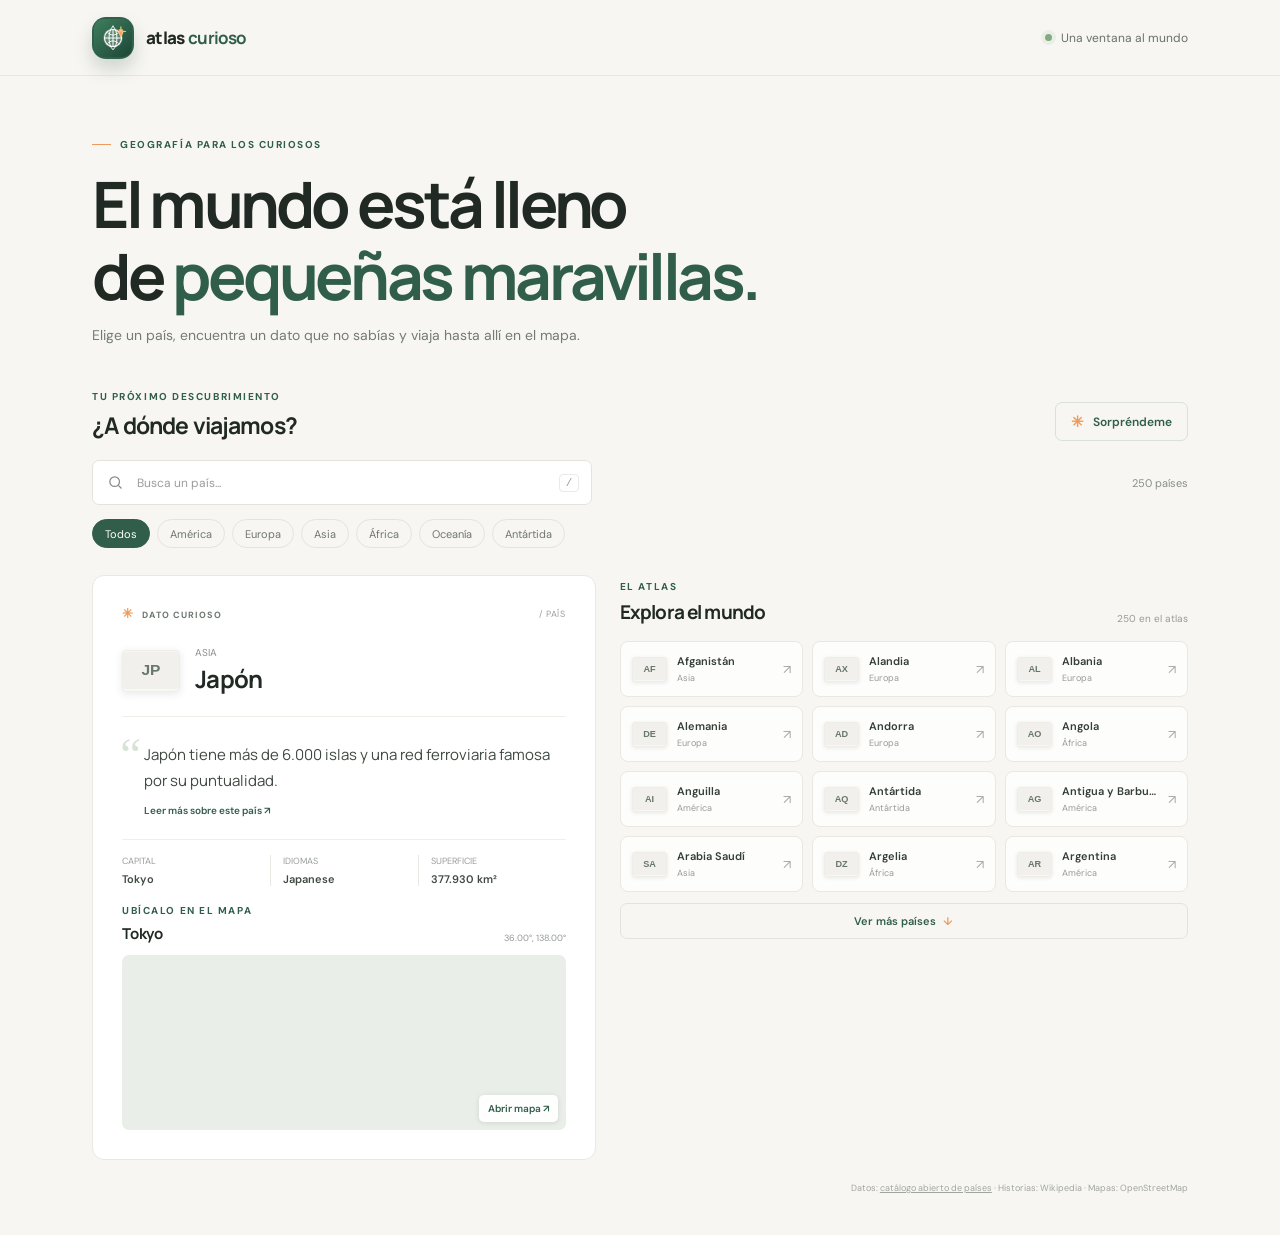
<file: index.html>
<!doctype html>
<html lang="es">
  <head>
    <meta charset="utf-8">
    <meta name="viewport" content="width=device-width, initial-scale=1">
    <meta http-equiv="refresh" content="0; url=web%20personal/index.html">
    <title>Atlas curioso</title>
  </head>
  <body>
    <p>Abriendo <a href="web%20personal/index.html">Atlas curioso</a>…</p>
  </body>
</html>
</file>
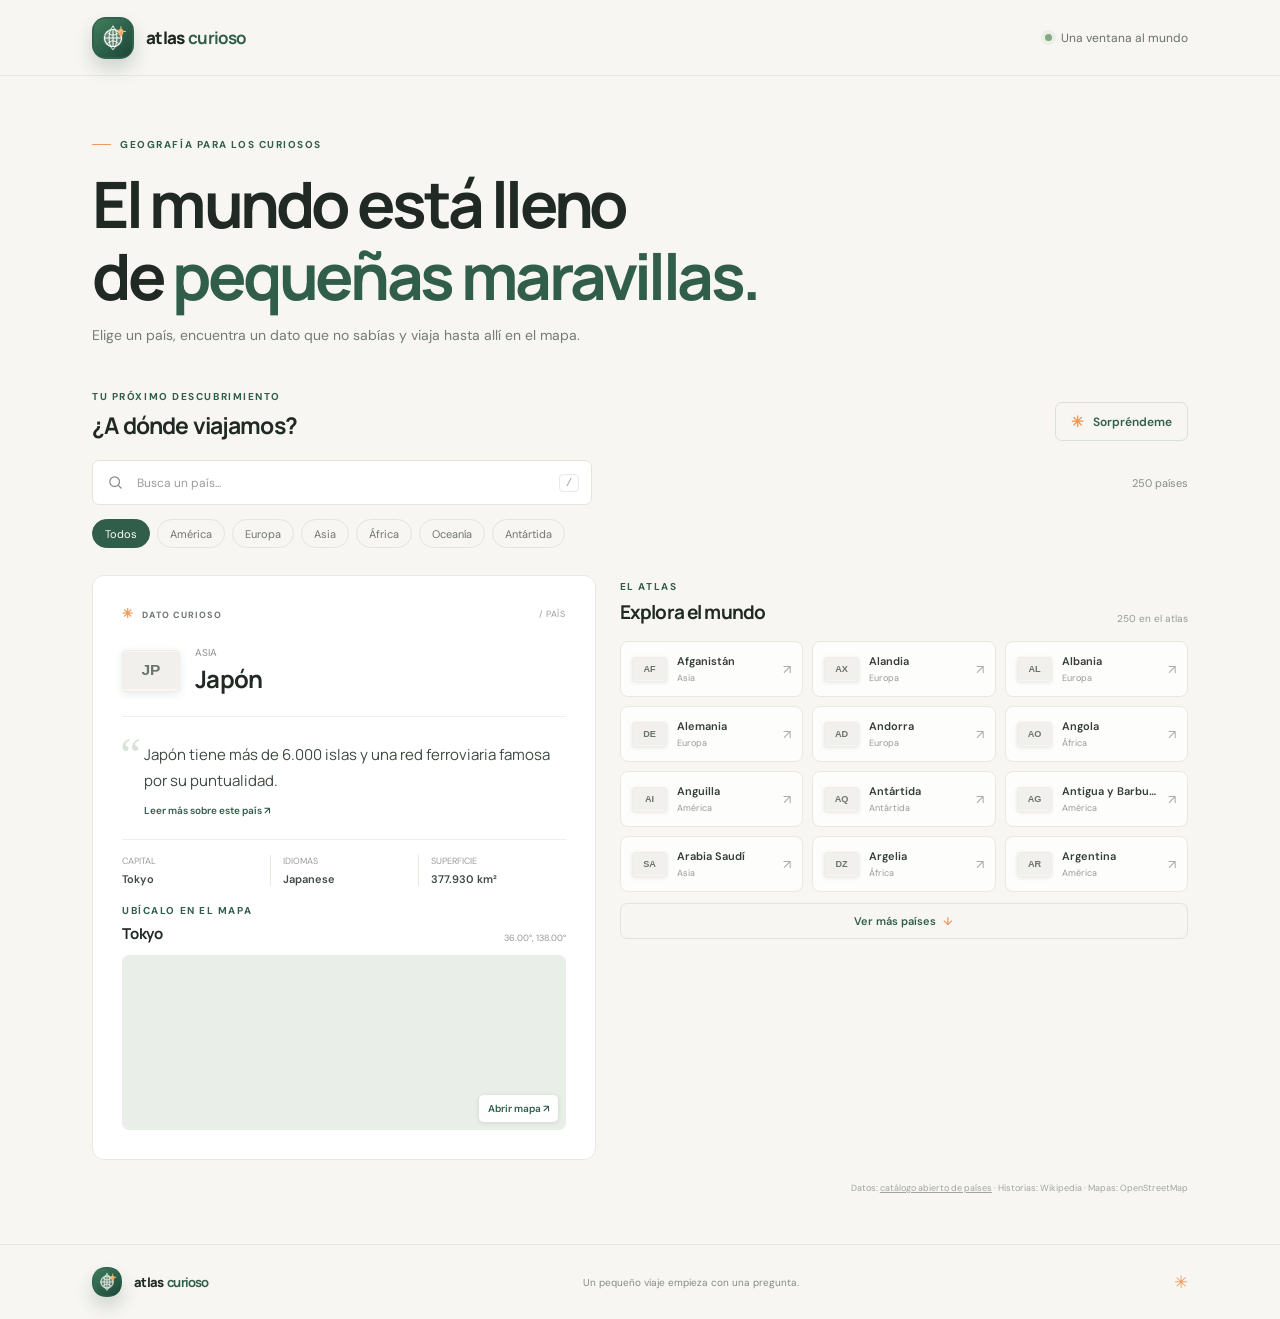
<file: web personal/index.html>
<!doctype html>
<html lang="es">
  <head>
    <meta charset="utf-8">
    <meta name="viewport" content="width=device-width, initial-scale=1">
    <meta name="theme-color" content="#f7f6f2">
    <meta name="description" content="Explora países, descubre un dato curioso de cada rincón del mundo y ubícalo en el mapa.">
    <title>Atlas curioso — El mundo en pequeñas historias</title>
    <link rel="icon" type="image/svg+xml" href="atlas-logo.svg">
    <link rel="preconnect" href="https://restcountries.com">
    <link rel="preconnect" href="https://es.wikipedia.org">
    <link rel="preconnect" href="https://www.openstreetmap.org">
    <link rel="stylesheet" href="styles.css">
    <script src="countries-data.js" defer></script>
    <script src="app.js" defer></script>
  </head>
  <body>
    <header class="site-header">
      <a class="brand" href="#" aria-label="Atlas curioso, inicio">
        <span class="brand-mark" aria-hidden="true">
          <img src="atlas-logo.svg" alt="" aria-hidden="true">
        </span>
        <span class="brand-text"><span class="brand-main">atlas</span><span class="brand-light">curioso</span></span>
      </a>
      <div class="header-note"><span class="live-dot"></span> Una ventana al mundo</div>
    </header>

    <main>
      <section class="intro" aria-labelledby="page-title">
        <p class="eyebrow"><span class="eyebrow-line"></span> GEOGRAFÍA PARA LOS CURIOSOS</p>
        <h1 id="page-title">El mundo está lleno<br>de <span>pequeñas maravillas.</span></h1>
        <p class="intro-copy">Elige un país, encuentra un dato que no sabías y viaja hasta allí en el mapa.</p>
      </section>

      <section class="explorer" aria-label="Explorador de países">
        <div class="explorer-heading">
          <div>
            <p class="section-kicker">TU PRÓXIMO DESCUBRIMIENTO</p>
            <h2>¿A dónde viajamos?</h2>
          </div>
          <button class="random-button" id="random-button" type="button">
            <span aria-hidden="true">✳</span> Sorpréndeme
          </button>
        </div>

        <div class="search-row">
          <label class="search-box" for="country-search">
            <svg viewBox="0 0 24 24" aria-hidden="true"><circle cx="10.8" cy="10.8" r="6.8"></circle><path d="m16 16 4.5 4.5"></path></svg>
            <input id="country-search" type="search" placeholder="Busca un país..." autocomplete="off">
            <kbd>/</kbd>
          </label>
          <span class="country-count" id="country-count" aria-live="polite">Cargando países...</span>
        </div>

        <div class="continent-filters" id="continent-filters" aria-label="Filtrar por continente">
          <button class="filter-chip active" type="button" data-region="Todos" aria-pressed="true">Todos</button>
          <button class="filter-chip" type="button" data-region="América" aria-pressed="false">América</button>
          <button class="filter-chip" type="button" data-region="Europa" aria-pressed="false">Europa</button>
          <button class="filter-chip" type="button" data-region="Asia" aria-pressed="false">Asia</button>
          <button class="filter-chip" type="button" data-region="África" aria-pressed="false">África</button>
          <button class="filter-chip" type="button" data-region="Oceanía" aria-pressed="false">Oceanía</button>
          <button class="filter-chip" type="button" data-region="Antártida" aria-pressed="false">Antártida</button>
        </div>
      </section>

      <section class="discovery-layout" aria-label="País seleccionado y lista de países">
        <article class="feature-card" id="feature-card" aria-live="polite">
          <div class="feature-topline">
            <span class="feature-label"><span class="sparkle" aria-hidden="true">✳</span> DATO CURIOSO</span>
            <span class="feature-number" id="feature-number">01 <span>/ PAÍS</span></span>
          </div>
          <div class="feature-country">
            <img class="feature-flag" id="feature-flag" alt="" src="">
            <div>
              <p class="feature-region" id="feature-region"></p>
              <h2 id="feature-name">Preparando el atlas...</h2>
            </div>
          </div>
          <div class="fact-block">
            <span class="quote-mark" aria-hidden="true">“</span>
            <p id="feature-fact">Estamos reuniendo historias de todos los rincones del mundo.</p>
            <a class="fact-source" id="fact-source" href="#" target="_blank" rel="noreferrer" hidden>Leer más sobre este país <span aria-hidden="true">↗</span></a>
          </div>
          <div class="country-stats" id="country-stats"></div>
          <div class="map-heading">
            <div>
              <p class="section-kicker">UBÍCALO EN EL MAPA</p>
              <h3 id="map-title">Explora el lugar</h3>
            </div>
            <span class="map-coordinates" id="map-coordinates"></span>
          </div>
          <div class="map-frame">
            <iframe id="country-map" title="Mapa del país seleccionado" loading="lazy" referrerpolicy="no-referrer-when-downgrade"></iframe>
            <a class="map-link" id="map-link" href="#" target="_blank" rel="noreferrer">Abrir mapa ↗</a>
          </div>
        </article>

        <section class="country-browser" aria-labelledby="browser-title">
          <div class="browser-heading">
            <div>
              <p class="section-kicker">EL ATLAS</p>
              <h2 id="browser-title">Explora el mundo</h2>
            </div>
            <span class="browser-total" id="browser-total"></span>
          </div>
          <div class="country-grid" id="country-grid" aria-live="polite">
            <div class="loading-card"><span class="loader"></span> Cargando países...</div>
          </div>
          <p class="empty-state" id="empty-state" hidden>No encontramos países con esa búsqueda. Prueba otro nombre o continente.</p>
          <button class="load-more" id="load-more" type="button" hidden>Ver más países <span aria-hidden="true">↓</span></button>
        </section>
      </section>
      <p class="data-note" id="data-note">Datos: <a href="https://github.com/mledoze/countries" target="_blank" rel="noreferrer">catálogo abierto de países</a> · Historias: Wikipedia · Mapas: OpenStreetMap</p>
    </main>

    <footer class="site-footer">
      <a class="brand footer-brand" href="#">
        <span class="brand-mark" aria-hidden="true"><img src="atlas-logo.svg" alt="" aria-hidden="true"></span>
        <span class="brand-text"><span class="brand-main">atlas</span><span class="brand-light">curioso</span></span>
      </a>
      <span>Un pequeño viaje empieza con una pregunta.</span>
      <span class="footer-globe" aria-hidden="true">✳</span>
    </footer>
  </body>
</html>
</file>
<file: web personal/styles.css>
@import url('https://fonts.googleapis.com/css2?family=DM+Sans:wght@400;500;600;700&family=Manrope:wght@400;500;600;700;800&display=swap');

:root {
  color-scheme: light;
  --paper: #f7f6f2;
  --white: #fff;
  --ink: #202923;
  --muted: #818780;
  --line: #e9e8e1;
  --green: #315e4b;
  --deep-green: #234b3a;
  --orange: #ed9a5b;
  --soft-green: #edf2ec;
  --font-body: "DM Sans", sans-serif;
  --font-display: "Manrope", sans-serif;
}

* { box-sizing: border-box; }

body {
  margin: 0;
  background: var(--paper);
  color: var(--ink);
  font-family: var(--font-body);
  -webkit-font-smoothing: antialiased;
}

button, input { font: inherit; }
button { color: inherit; }
a { color: inherit; }

.site-header {
  height: 76px;
  max-width: 1440px;
  margin: 0 auto;
  padding: 0 7.2%;
  display: flex;
  align-items: center;
  justify-content: space-between;
  border-bottom: 1px solid rgba(32, 41, 35, .07);
}

.brand {
  display: inline-flex;
  align-items: center;
  gap: 12px;
  color: var(--ink);
  font-family: var(--font-display);
  font-size: 17px;
  font-weight: 800;
  letter-spacing: -.8px;
  text-decoration: none;
}

.brand-mark {
  width: 42px;
  height: 42px;
  display: grid;
  place-items: center;
  overflow: hidden;
  border-radius: 14px;
  background: linear-gradient(135deg, var(--green) 0%, #2f644d 100%);
  box-shadow: 0 10px 18px rgba(28, 63, 50, .18);
}

.brand-mark img {
  display: block;
  width: 100%;
  height: 100%;
}

.brand-text {
  display: inline-flex;
  align-items: baseline;
  gap: 4px;
  font-size: 17px;
  line-height: 1;
}

.brand-main {
  color: var(--ink);
  font-weight: 800;
}

.brand-light {
  color: var(--green);
  font-weight: 700;
}
.header-note { display: flex; align-items: center; gap: 9px; color: #69716a; font-size: 12px; }
.live-dot { width: 7px; height: 7px; border-radius: 50%; background: #82a981; box-shadow: 0 0 0 4px #e9efe7; }

main {
  max-width: 1440px;
  min-height: calc(100vh - 151px);
  margin: 0 auto;
  padding: 62px 7.2% 50px;
}

.intro { margin-bottom: 42px; }
.eyebrow, .section-kicker { margin: 0; color: var(--green); font-size: 10px; font-weight: 700; letter-spacing: 1.55px; }
.eyebrow { display: flex; align-items: center; gap: 9px; margin-bottom: 17px; }
.eyebrow-line { width: 19px; height: 1px; background: var(--orange); }

h1, h2, h3, p { margin-top: 0; }
h1 {
  margin-bottom: 13px;
  font-family: var(--font-display);
  font-size: clamp(38px, 5.1vw, 64px);
  line-height: 1.12;
  letter-spacing: -3.6px;
  font-weight: 700;
}
h1 span { color: var(--green); }
.intro-copy { margin: 0; color: #747b74; font-size: 14px; line-height: 1.7; }

.explorer { margin-bottom: 27px; }
.explorer-heading, .search-row, .browser-heading, .map-heading { display: flex; align-items: end; justify-content: space-between; }
.explorer-heading { margin-bottom: 19px; }
.explorer-heading .section-kicker, .browser-heading .section-kicker, .map-heading .section-kicker { margin-bottom: 6px; }
.explorer-heading h2, .browser-heading h2 { margin: 0; font-family: var(--font-display); font-size: 23px; letter-spacing: -.85px; }

.random-button {
  height: 39px;
  padding: 0 15px;
  border: 1px solid #d9e1d9;
  border-radius: 7px;
  background: transparent;
  color: var(--green);
  font-size: 12px;
  font-weight: 600;
  cursor: pointer;
  transition: background .2s, transform .2s;
}
.random-button:hover { background: var(--soft-green); transform: translateY(-1px); }
.random-button span { margin-right: 6px; color: var(--orange); font-size: 15px; vertical-align: -1px; }

.search-row { align-items: center; gap: 16px; margin-bottom: 14px; }
.search-box {
  height: 45px;
  width: min(100%, 500px);
  display: flex;
  align-items: center;
  gap: 11px;
  padding: 0 12px 0 14px;
  border: 1px solid #e5e4dc;
  border-radius: 7px;
  background: var(--white);
}
.search-box svg { width: 17px; height: 17px; fill: none; stroke: #848a84; stroke-width: 1.7; }
.search-box input { min-width: 0; flex: 1; border: 0; outline: 0; color: var(--ink); font-size: 12px; background: transparent; }
.search-box input::placeholder { color: #9a9e99; }
.search-box:focus-within { border-color: #8aa391; box-shadow: 0 0 0 3px rgba(49, 94, 75, .08); }
kbd { min-width: 20px; padding: 2px 5px; border: 1px solid #e9e9e5; border-radius: 4px; color: #999d98; font-size: 11px; text-align: center; }
.country-count { color: #898e87; font-size: 11px; white-space: nowrap; }

.continent-filters { display: flex; flex-wrap: wrap; gap: 7px; }
.filter-chip {
  min-height: 29px;
  padding: 0 12px;
  border: 1px solid #e4e4dc;
  border-radius: 20px;
  background: transparent;
  color: #70776f;
  font-size: 11px;
  cursor: pointer;
  transition: color .15s, background .15s, border-color .15s;
}
.filter-chip:hover { border-color: #a9b8a9; color: var(--green); }
.filter-chip.active { border-color: var(--green); background: var(--green); color: white; }

.discovery-layout { display: grid; grid-template-columns: minmax(0, .94fr) minmax(0, 1.06fr); align-items: start; gap: 24px; }
.feature-card {
  overflow: hidden;
  padding: 25px;
  border: 1px solid #e9e8e1;
  border-radius: 12px;
  background: var(--white);
}
.feature-topline { display: flex; align-items: center; justify-content: space-between; margin-bottom: 24px; }
.feature-label { color: #6e776f; font-size: 9px; font-weight: 700; letter-spacing: 1.1px; }
.sparkle { margin-right: 5px; color: var(--orange); font-size: 13px; }
.feature-number { color: #9a9f98; font-size: 9px; letter-spacing: .7px; }
.feature-number:first-letter { color: var(--green); font-size: 13px; font-weight: 700; }
.feature-number span { color: #9a9f98; font-size: 9px; }
.feature-country { display: flex; align-items: center; gap: 15px; padding-bottom: 21px; border-bottom: 1px solid #efeee9; }
.feature-flag { width: 58px; height: 42px; object-fit: contain; border: 1px solid #eeede7; border-radius: 4px; background: #f8f7f3; box-shadow: 0 2px 8px rgba(24, 35, 27, .1); }
.feature-region { margin: 0 0 3px; color: #8a9089; font-size: 10px; }
.feature-country h2 { margin: 0; font-family: var(--font-display); font-size: 24px; letter-spacing: -.8px; }
.fact-block { position: relative; padding: 25px 0 20px 22px; }
.quote-mark { position: absolute; left: -2px; top: 14px; color: #d8e2d7; font-family: Georgia, serif; font-size: 47px; line-height: 1; }
.fact-block p { margin: 0; color: #3e4941; font-family: var(--font-display); font-size: 15px; line-height: 1.7; }
.fact-source { display: inline-block; margin-top: 11px; color: var(--green); font-size: 10px; font-weight: 600; text-decoration: none; }
.fact-source:hover { text-decoration: underline; }
.country-stats { display: grid; grid-template-columns: repeat(3, 1fr); padding: 15px 0 18px; border-top: 1px solid #efeee9; }
.stat { min-width: 0; padding-left: 12px; border-left: 1px solid #e9e8e1; }
.stat:first-child { padding-left: 0; border-left: 0; }
.stat-label { display: block; margin-bottom: 5px; color: #999e98; font-size: 9px; }
.stat-value { display: block; overflow: hidden; color: #404a42; font-size: 11px; font-weight: 600; text-overflow: ellipsis; white-space: nowrap; }
.map-heading { align-items: end; margin: 0 0 11px; }
.map-heading h3 { margin: 0; font-family: var(--font-display); font-size: 15px; letter-spacing: -.3px; }
.map-coordinates { color: #949a93; font-size: 9px; }
.map-frame { position: relative; height: 175px; overflow: hidden; border-radius: 7px; background: #e9eee8; }
.map-frame iframe { width: 100%; height: 100%; border: 0; }
.map-link { position: absolute; right: 8px; bottom: 8px; padding: 7px 9px; border-radius: 5px; background: rgba(255, 255, 255, .95); color: var(--green); font-size: 10px; font-weight: 600; text-decoration: none; box-shadow: 0 1px 5px rgba(27, 39, 30, .12); }

.country-browser { min-width: 0; padding-top: 5px; }
.browser-heading { align-items: end; margin-bottom: 16px; }
.browser-heading h2 { font-size: 19px; }
.browser-total { color: #969b95; font-size: 10px; }
.country-grid { display: grid; grid-template-columns: repeat(2, minmax(0, 1fr)); gap: 9px; }
.country-card {
  min-width: 0;
  display: flex;
  align-items: center;
  gap: 10px;
  padding: 12px 11px;
  border: 1px solid #e9e8e1;
  border-radius: 8px;
  background: rgba(255, 255, 255, .76);
  text-align: left;
  cursor: pointer;
  transition: border-color .18s, box-shadow .18s, transform .18s;
}
.country-card:hover { transform: translateY(-2px); border-color: #c3d0c3; box-shadow: 0 6px 18px rgba(35, 60, 42, .07); }
.country-card.selected { border-color: #78947d; background: #f1f5f0; }
.country-card img { width: 35px; height: 25px; flex: 0 0 auto; object-fit: contain; border: 1px solid #eeede7; border-radius: 3px; background: #f8f7f3; box-shadow: 0 1px 4px rgba(24, 35, 27, .09); }
.card-copy { min-width: 0; flex: 1; }
.card-name { display: block; overflow: hidden; color: #343e36; font-size: 11px; font-weight: 600; text-overflow: ellipsis; white-space: nowrap; }
.card-region { display: block; overflow: hidden; margin-top: 4px; color: #969b95; font-size: 9px; text-overflow: ellipsis; white-space: nowrap; }
.card-arrow { color: #a5aaa4; font-size: 13px; transition: color .15s, transform .15s; }
.country-card:hover .card-arrow { transform: translateX(2px); color: var(--green); }
.loading-card { grid-column: 1 / -1; display: flex; align-items: center; gap: 10px; padding: 28px 14px; color: #7f887f; font-size: 12px; }
.loader { width: 16px; height: 16px; border: 2px solid #dce5dc; border-top-color: var(--green); border-radius: 50%; animation: spin .7s linear infinite; }
@keyframes spin { to { transform: rotate(360deg); } }
.empty-state { margin: 15px 0; color: #7d857e; font-size: 12px; line-height: 1.6; }
.load-more { width: 100%; margin-top: 11px; padding: 10px; border: 1px solid #e2e4dc; border-radius: 7px; background: transparent; color: var(--green); font-size: 11px; font-weight: 600; cursor: pointer; }
.load-more:hover { background: #edf2ec; }
.load-more span { margin-left: 4px; color: var(--orange); }
.data-note { margin: 22px 0 0; color: #a1a59f; font-size: 9px; text-align: right; }

.site-footer {
  min-height: 75px;
  display: flex;
  align-items: center;
  justify-content: space-between;
  padding: 0 7.2%;
  border-top: 1px solid rgba(32, 41, 35, .08);
  color: #858b84;
  font-size: 10px;
}
.footer-brand { font-size: 13px; }
.footer-brand .brand-mark { width: 30px; height: 30px; }
.footer-brand .brand-text { font-size: 13px; }
.footer-globe { color: var(--orange); font-size: 17px; }

@media (min-width: 1150px) {
  .feature-card { padding: 29px; }
  .country-grid { grid-template-columns: repeat(3, minmax(0, 1fr)); }
}

@media (max-width: 800px) {
  .site-header { padding: 0 5%; }
  main { padding: 49px 5% 38px; }
  .discovery-layout { grid-template-columns: 1fr; }
  .feature-card { order: 0; }
  .country-browser { order: 1; }
  .country-grid { grid-template-columns: repeat(3, minmax(0, 1fr)); }
  .site-footer { padding: 0 5%; }
}

@media (max-width: 560px) {
  .site-header { height: 64px; }
  .header-note { font-size: 10px; }
  main { padding-top: 39px; }
  .intro { margin-bottom: 34px; }
  h1 { font-size: clamp(37px, 10.2vw, 52px); letter-spacing: -2.5px; }
  .intro-copy { max-width: 340px; font-size: 12px; }
  .explorer-heading h2 { font-size: 20px; }
  .random-button { height: 35px; padding: 0 10px; font-size: 10px; white-space: nowrap; }
  .search-row { gap: 9px; }
  .country-count { font-size: 9px; }
  .filter-chip { padding: 0 10px; font-size: 10px; }
  .feature-card { padding: 20px; }
  .feature-country h2 { font-size: 22px; }
  .country-grid { grid-template-columns: repeat(2, minmax(0, 1fr)); gap: 7px; }
  .country-card { padding: 10px 8px; gap: 8px; }
  .country-card img { width: 30px; height: 22px; }
  .card-name { font-size: 10px; }
  .site-footer { min-height: 65px; }
  .site-footer > span:nth-child(2) { max-width: 145px; text-align: center; line-height: 1.5; }
}

@media (prefers-reduced-motion: reduce) {
  *, *::before, *::after { scroll-behavior: auto !important; animation-duration: .01ms !important; animation-iteration-count: 1 !important; transition-duration: .01ms !important; }
}
</file>
